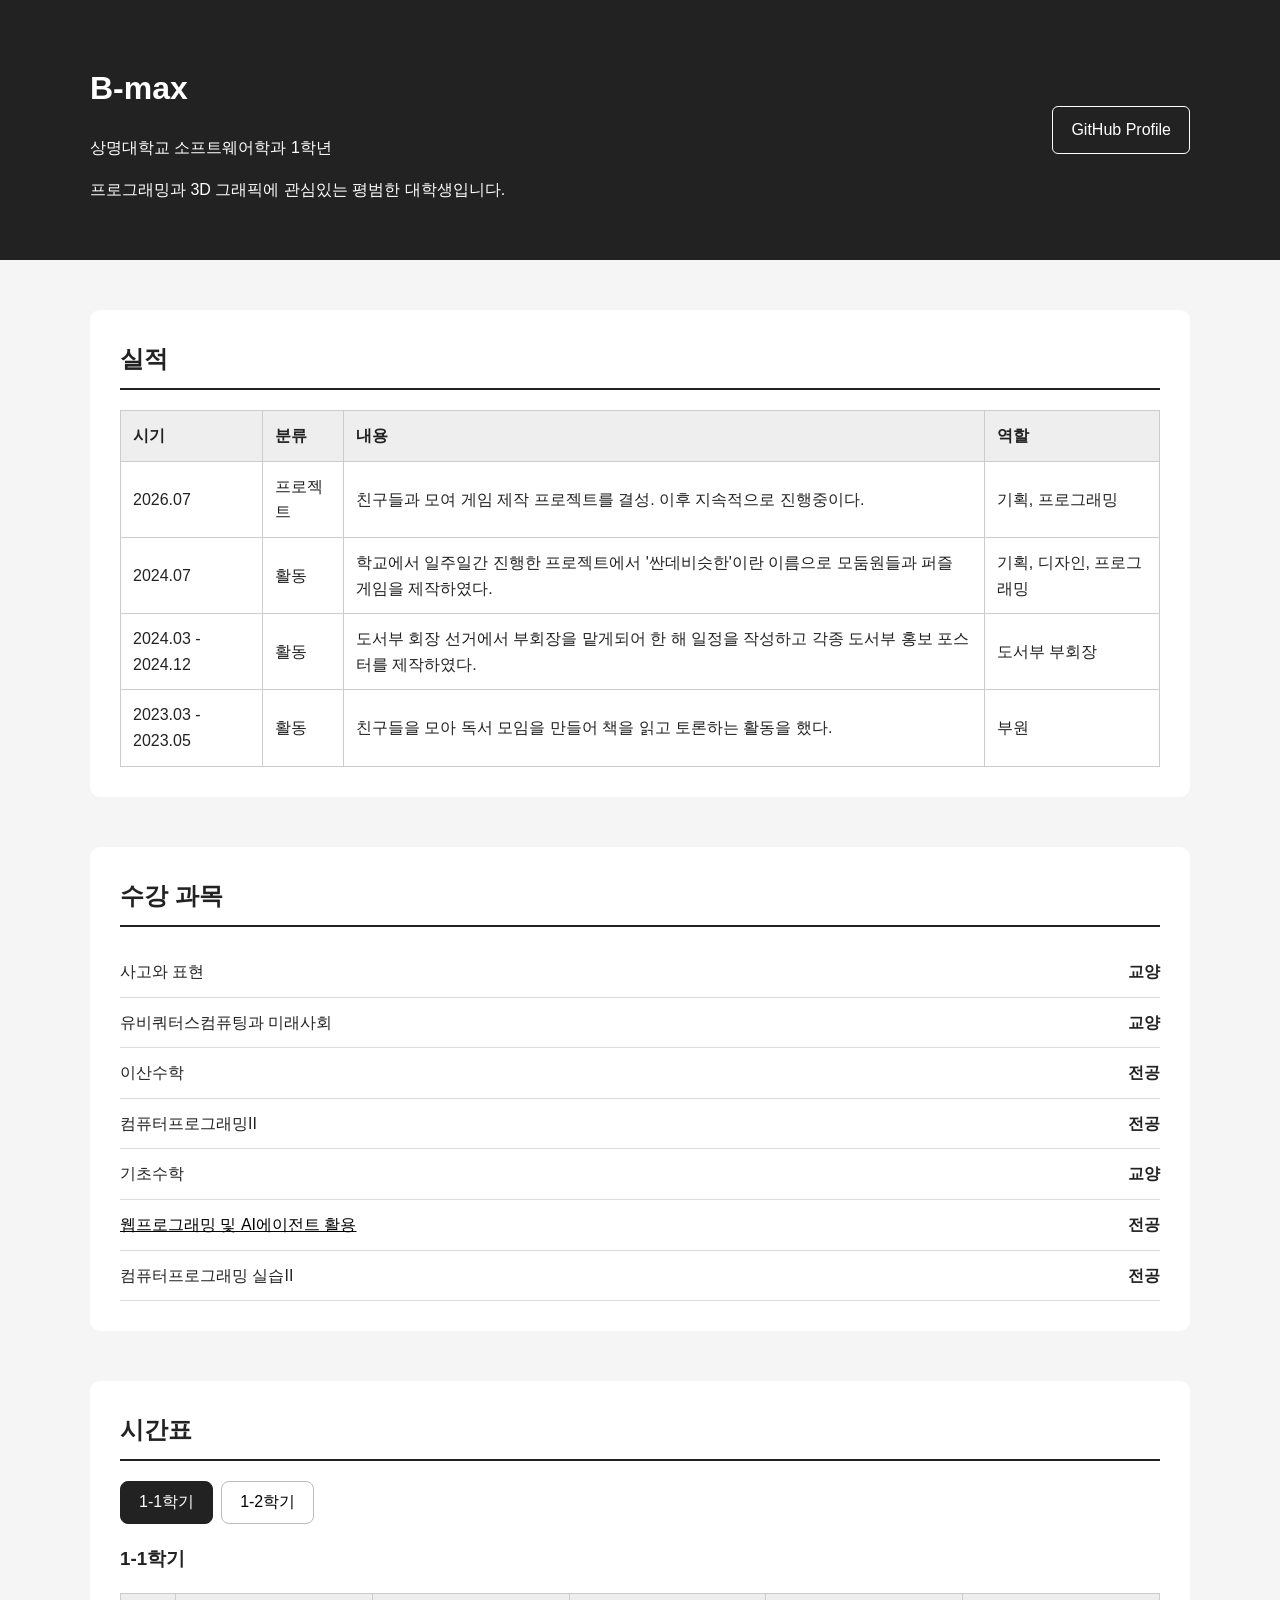
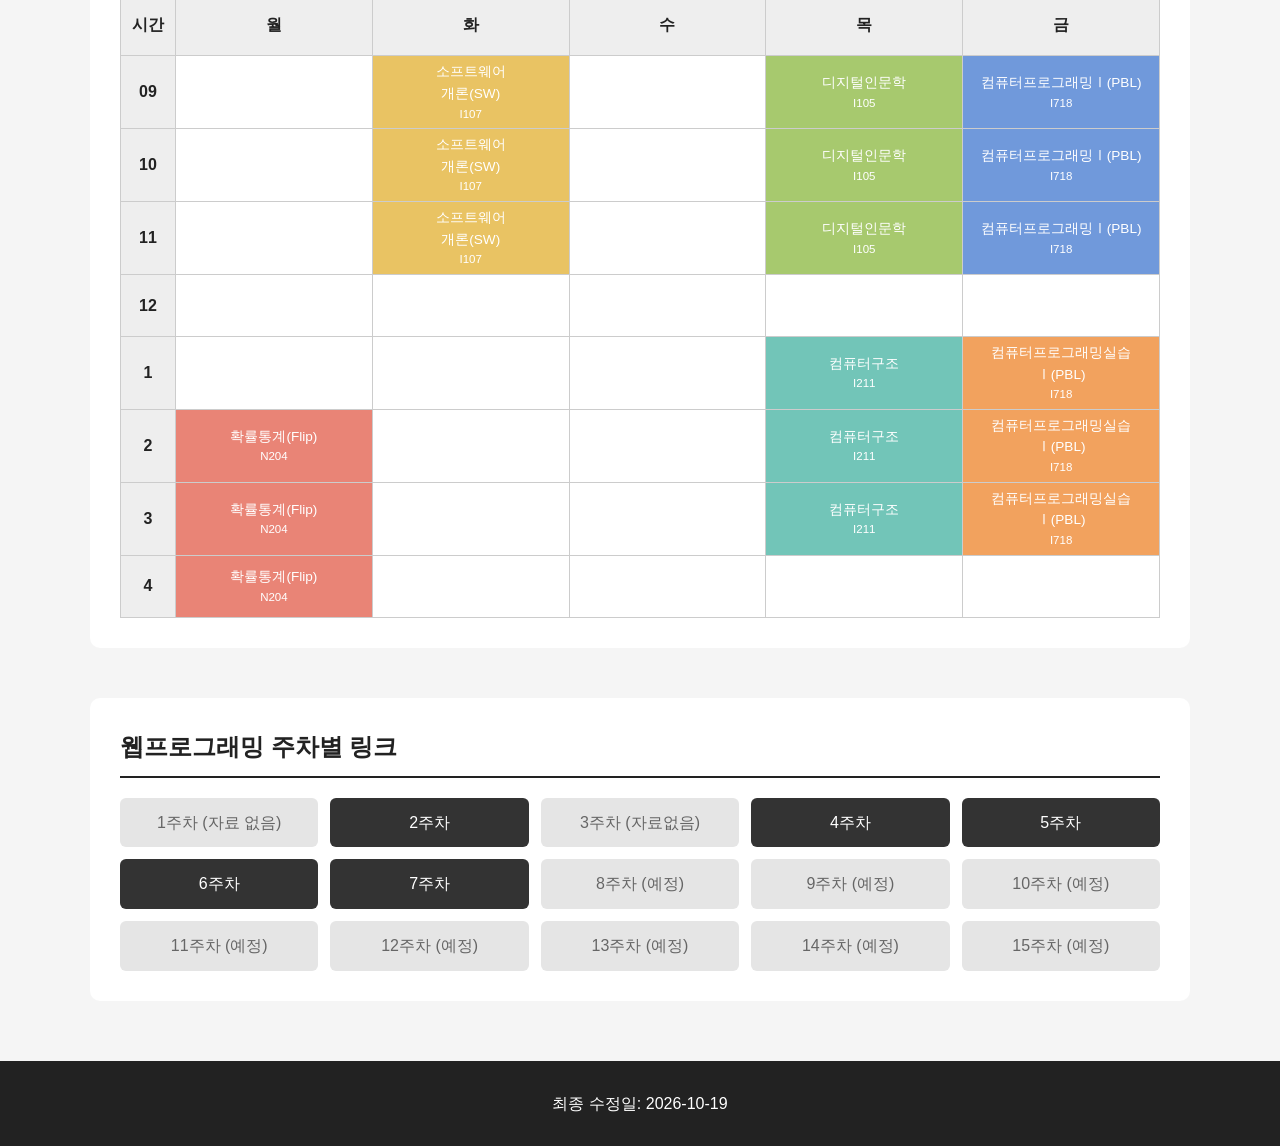
<file: index.html>
<!DOCTYPE html>
<html lang="ko">
<head>
<meta charset="UTF-8">
<meta name="viewport" content="width=device-width, initial-scale=1.0">
<title>개인 이력서</title>
<link rel="stylesheet" href="style.css">
</head>
<body>
<header>
  <div class="container header-content">
    <div>
      <h1>B-max</h1>
      <p>상명대학교 소프트웨어학과 1학년</p>
      <p>프로그래밍과 3D 그래픽에 관심있는 평범한 대학생입니다.</p>
    </div>
    <a class="github-link" href="https://github.com/b-max-cop" target="_blank" rel="noopener noreferrer">GitHub Profile</a>
  </div>
</header>

<main class="container">
<section id="achievements">
<h2>실적</h2>
<table>
<thead><tr><th>시기</th><th>분류</th><th>내용</th><th>역할</th></tr></thead>
<tbody>
<tr><td>2026.07</td><td>프로젝트</td><td>친구들과 모여 게임 제작 프로젝트를 결성. 이후 지속적으로 진행중이다.</td><td>기획, 프로그래밍</td></tr>
<tr><td>2024.07</td><td>활동</td><td>학교에서 일주일간 진행한 프로젝트에서 '싼데비슷한'이란 이름으로 모둠원들과 퍼즐 게임을 제작하였다.</td><td>기획, 디자인, 프로그래밍</td></tr>
<tr><td>2024.03 - 2024.12</td><td>활동</td><td>도서부 회장 선거에서 부회장을 맡게되어 한 해 일정을 작성하고 각종 도서부 홍보 포스터를 제작하였다.</td><td>도서부 부회장</td></tr>
<tr><td>2023.03 - 2023.05</td><td>활동</td><td>친구들을 모아 독서 모임을 만들어 책을 읽고 토론하는 활동을 했다.</td><td>부원</td></tr>
</tbody>
</table>
</section>

<section id="courses">
<h2>수강 과목</h2>
<ul class="course-list">
<li><span>사고와 표현</span><b>교양</b></li>
<li><span>유비쿼터스컴퓨팅과 미래사회</span><b>교양</b></li>
<li><span>이산수학</span><b>전공</b></li>
<li><span>컴퓨터프로그래밍II</span><b>전공</b></li>
<li><span>기초수학</span><b>교양</b></li>
<li><a href="#weekly-practice">웹프로그래밍 및 AI에이전트 활용</a><b>전공</b></li>
<li><span>컴퓨터프로그래밍 실습II</span><b>전공</b></li>
</ul>
</section>

<section id="timetable">
<h2>시간표</h2>
<div class="semester-buttons">
<button class="semester-button active" data-semester="first">1-1학기</button>
<button class="semester-button" data-semester="second">1-2학기</button>
</div>

<div id="schedule-first" class="schedule-panel active">
<h3>1-1학기</h3>
<table class="schedule-table">
<thead><tr><th>시간</th><th>월</th><th>화</th><th>수</th><th>목</th><th>금</th></tr></thead>
<tbody>
<tr><th>09</th><td></td><td class="yellow">소프트웨어<br>개론(SW)<small>I107</small></td><td></td><td class="lime">디지털인문학<small>I105</small></td><td class="blue">컴퓨터프로그래밍Ⅰ(PBL)<small>I718</small></td></tr>
<tr><th>10</th><td></td><td class="yellow">소프트웨어<br>개론(SW)<small>I107</small></td><td></td><td class="lime">디지털인문학<small>I105</small></td><td class="blue">컴퓨터프로그래밍Ⅰ(PBL)<small>I718</small></td></tr>
<tr><th>11</th><td></td><td class="yellow">소프트웨어<br>개론(SW)<small>I107</small></td><td></td><td class="lime">디지털인문학<small>I105</small></td><td class="blue">컴퓨터프로그래밍Ⅰ(PBL)<small>I718</small></td></tr>
<tr><th>12</th><td></td><td></td><td></td><td></td><td></td></tr>
<tr><th>1</th><td></td><td></td><td></td><td class="green">컴퓨터구조<small>I211</small></td><td class="orange">컴퓨터프로그래밍실습Ⅰ(PBL)<small>I718</small></td></tr>
<tr><th>2</th><td class="red">확률통계(Flip)<small>N204</small></td><td></td><td></td><td class="green">컴퓨터구조<small>I211</small></td><td class="orange">컴퓨터프로그래밍실습Ⅰ(PBL)<small>I718</small></td></tr>
<tr><th>3</th><td class="red">확률통계(Flip)<small>N204</small></td><td></td><td></td><td class="green">컴퓨터구조<small>I211</small></td><td class="orange">컴퓨터프로그래밍실습Ⅰ(PBL)<small>I718</small></td></tr>
<tr><th>4</th><td class="red">확률통계(Flip)<small>N204</small></td><td></td><td></td><td></td><td></td></tr>
</tbody>
</table>
</div>

<div id="schedule-second" class="schedule-panel">
<h3>1-2학기</h3>
<table class="schedule-table">
<thead><tr><th>시간</th><th>월</th><th>화</th><th>수</th><th>목</th><th>금</th></tr></thead>
<tbody>
<tr><th>9</th><td></td><td class="yellow">유비쿼터스<br>컴퓨팅과미래사회<small>I310</small></td><td></td><td class="green">컴퓨터프로그래밍Ⅱ(PBL)<small>I718</small></td><td></td></tr>
<tr><th>10</th><td class="red">사고와표현<small>I305</small></td><td class="yellow">유비쿼터스<br>컴퓨팅과미래사회<small>I310</small></td><td></td><td class="green">컴퓨터프로그래밍Ⅱ(PBL)<small>I718</small></td><td></td></tr>
<tr><th>11</th><td class="red">사고와표현<small>I305</small></td><td class="yellow">유비쿼터스<br>컴퓨팅과미래사회<small>I310</small></td><td></td><td class="green">컴퓨터프로그래밍Ⅱ(PBL)<small>I718</small></td><td></td></tr>
<tr><th>12</th><td class="red">사고와표현<small>I305</small></td><td></td><td></td><td class="blue">기초수학<small>I208</small></td><td></td></tr>
<tr><th>1</th><td></td><td class="lime">이산수학<small>I110</small></td><td></td><td class="blue">기초수학<small>I208</small></td><td class="purple">컴퓨터프로그래밍실습Ⅱ(PBL)<small>I718</small></td></tr>
<tr><th>2</th><td></td><td class="lime">이산수학<small>I110</small></td><td></td><td class="blue">기초수학<small>I208</small></td><td class="purple">컴퓨터프로그래밍실습Ⅱ(PBL)<small>I718</small></td></tr>
<tr><th>3</th><td></td><td class="lime">이산수학<small>I110</small></td><td></td><td class="orange">웹프로그래밍 및<br>AI에이전트 활용<small>I109</small></td><td class="purple">컴퓨터프로그래밍실습Ⅱ(PBL)<small>I718</small></td></tr>
<tr><th>4</th><td></td><td></td><td></td><td class="orange">웹프로그래밍 및<br>AI에이전트 활용<small>I109</small></td><td></td></tr>
<tr><th>5</th><td></td><td></td><td></td><td class="orange">웹프로그래밍 및<br>AI에이전트 활용<small>I109</small></td><td></td></tr>
</tbody>
</table>
</div>
</section>

<section id="weekly-practice">
<h2>웹프로그래밍 주차별 링크</h2>
<ol class="week-list">
<li><span>1주차 (자료 없음)</span></li><li><a href="week/DOC01.html">2주차</a></li><li><span>3주차 (자료없음)</span></li>
<li><a href="week/DOC02.html">4주차</a></li><li><a href="week/DOC04.html">5주차</a></li><li><a href="week/DOC04.html">6주차</a></li>
<li><a href="week/DOC05.html">7주차</a></li><li><span>8주차 (예정)</span></li><li><span>9주차 (예정)</span></li>
<li><span>10주차 (예정)</span></li><li><span>11주차 (예정)</span></li><li><span>12주차 (예정)</span></li>
<li><span>13주차 (예정)</span></li><li><span>14주차 (예정)</span></li><li><span>15주차 (예정)</span></li>
</ol>
</section>
</main>

<footer><div class="container">최종 수정일: 2026-10-19</div></footer>
<script src="script.js"></script>
</body>
</html>
</file>
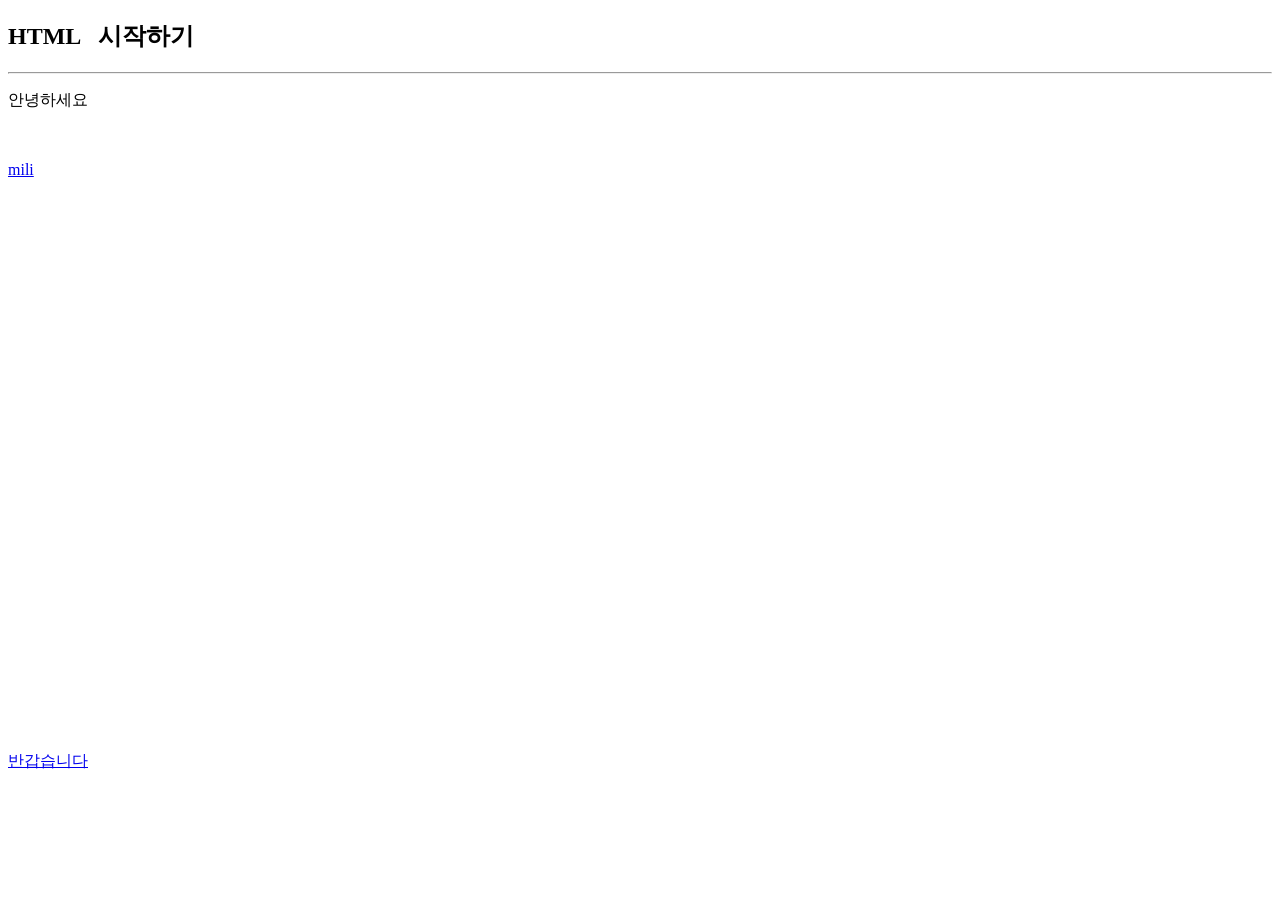
<file: week/DOC01.html>
<!DOCTYPE html>
<html>
    <head>
        <title>이름</title>
        <meta charset="UTF-8">
    </head>
    <body>
        <h2><a id="up">HTML</a> &nbsp; 시작하기 </h2><hr>
        <p>안녕하세요</p><br>
        <p><a href="https://www.youtube.com/@ProjectMili">mili</a></p></p><br><br><br><br><br><br><br><br><br><br><br><br><br><br><br><br><br><br><br><br><br><br><br><br><br><br><br><br><br><br>
        <p><a href="#up">반갑습니다</a></p>
    </body>
</html>
</file>
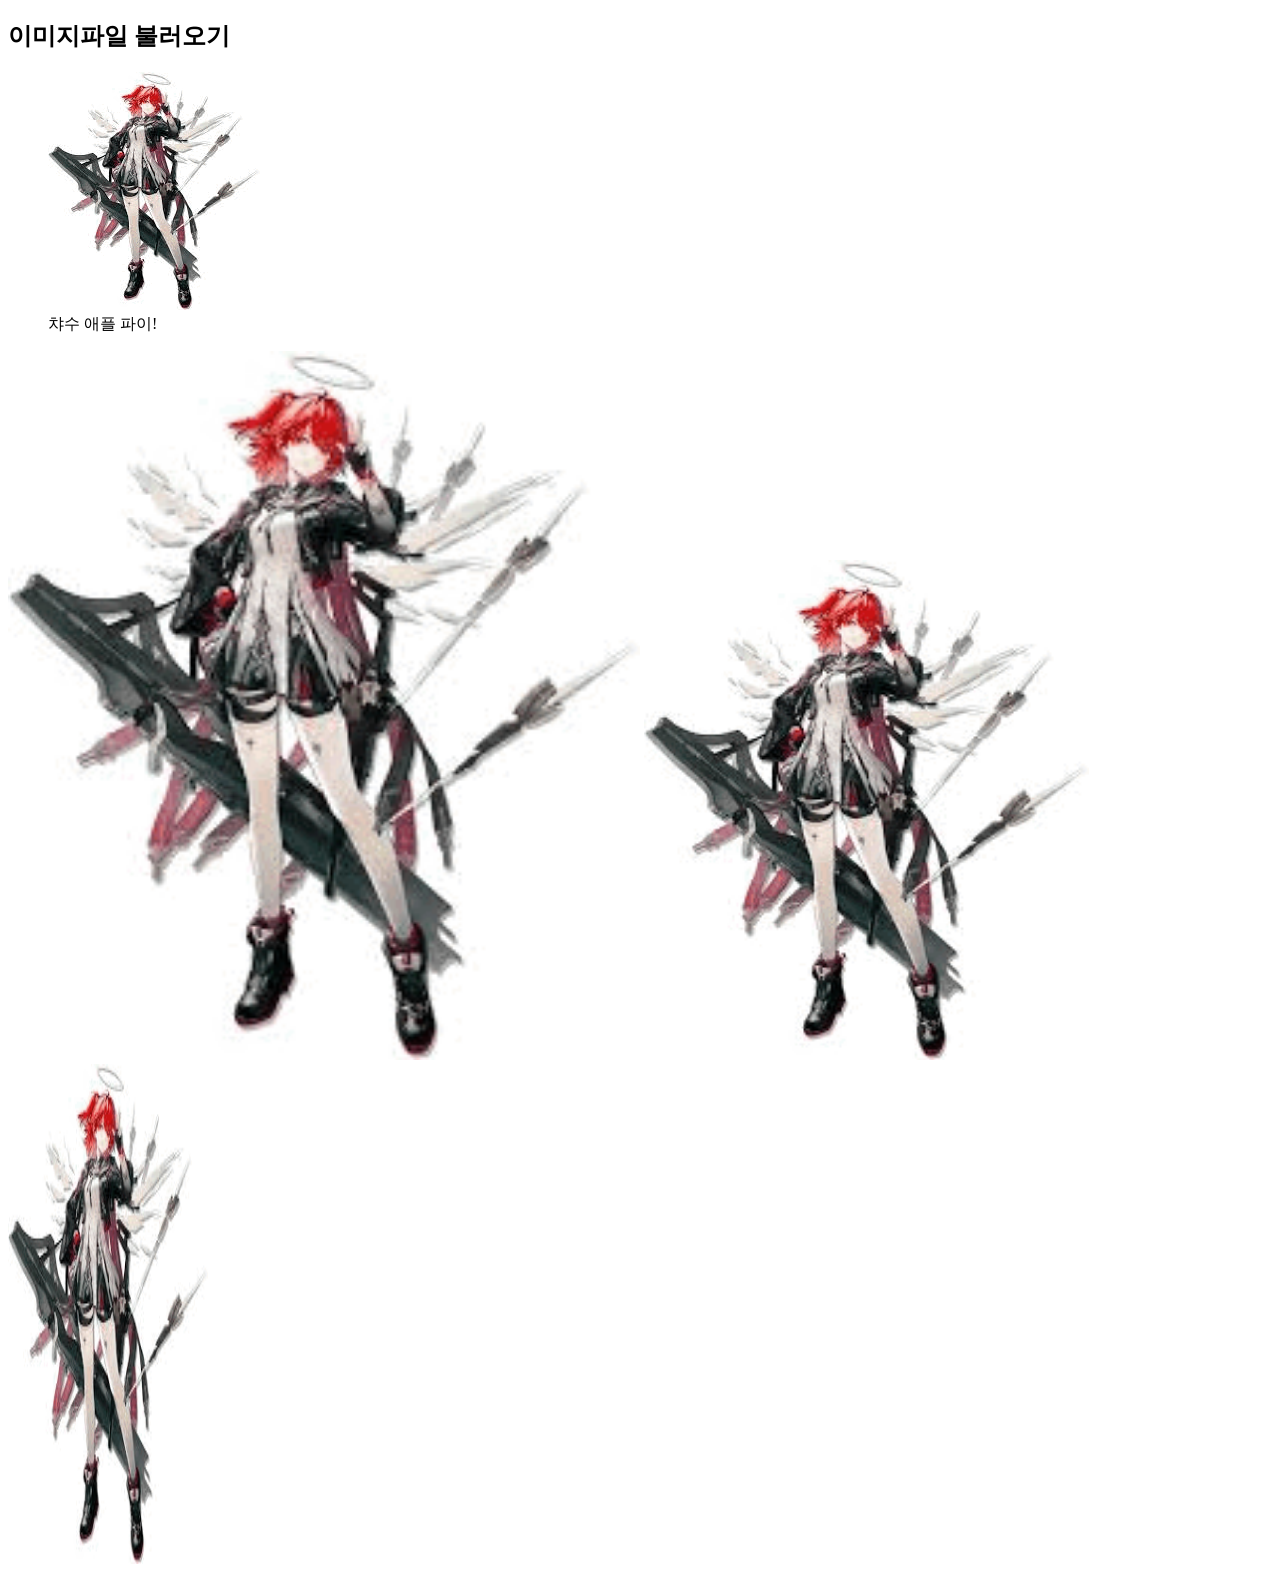
<file: week/DOC02.html>
<!DOCTYPE html>
<html>
    <head>
        <meta charset="UTF-8">
    </head>
    <body>
        <h2>이미지파일 불러오기</h2>
        <figure>
            <img src="image1.gif" alt="사진이 없어졌다해서 가봤어요. 근데 제 사진이 없어진거에요. 보자마자 눈물이 났죠"><br>    
            <figcaption>챠수 애플 파이!</figcaption>
        </figure>

        <img src="image1.gif" width="50%"><!--상대비율-->
        <img src="image1.gif" height="500px"><!--절대비율-->
        <img src="image1.gif" width="200" height="500">
    </body>
</html>
</file>
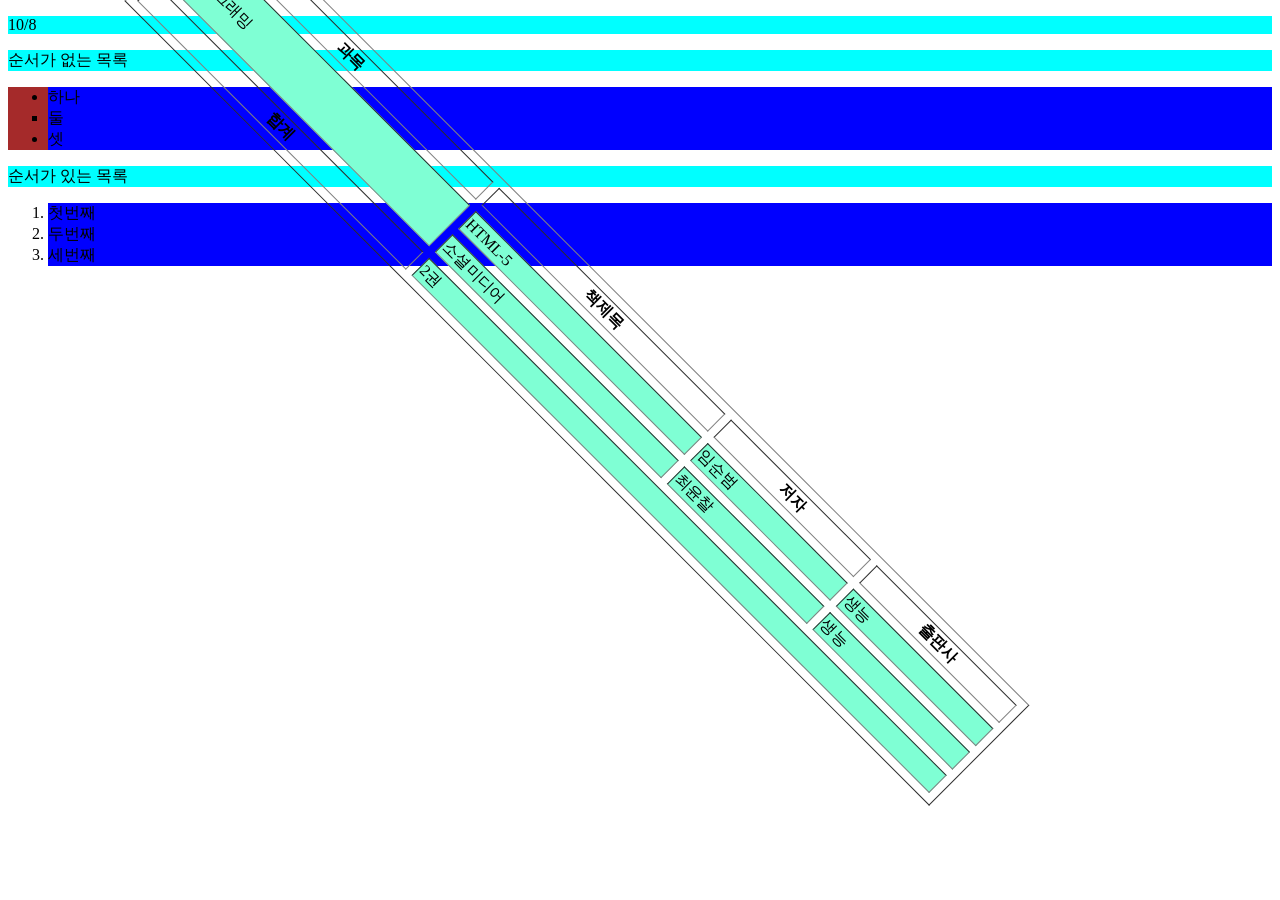
<file: week/DOC04.html>
<!DOCTYPE html>
<html>
    <head>
        <meta charset="UTF-8">
        <style type="text/css"> /*외부면 링크*/
            ul {list-style-position: outside;}/*앞으로 한칸*/
            li.usa {list-style-image: circle;}
            li.korea {list-style-type: square}
            #book {width:90%;min-width: 600px; border-spacing: 8px;
            transform: rotate(45deg);}
            p {background-color: aqua;}
            p:hover{background-color: yellow; transition: background-color 8s;}
            ul {background-color: brown;}
            li {background-color: blue;}
            td {background-color: aquamarine;}
        </style>
    </head>
    <body>
        <p>10/8</p>
        <p>순서가 없는 목록</p>
        <ul>
            <li class="usa">하나</li>
            <li class="korea">둘</li>
            <li class="usa">셋</li>
        </ul>
        <p>순서가 있는 목록</p>
        <ol>
            <li>첫번째</li>
            <li>두번째</li>
            <li>세번째</li>
        </ol>

        <table border="1" id="book"> <!--표, border 선굴기-->
            <tr><!--첫줄-->
                <th>과목</th>
                <th>책제목</th>
                <th>저자</th>
                <th>출판사</th>
            </tr>
            <tr> 
                <td rowspan="2">웹프로그래밍</td>
                <td>HTML-5</td>
                <td>임순범</td>
                <td>생능</td>
            </tr>
            <tr>
                <td>소셜미디어</td>
                <td>최윤찰</td>
                <td>생능</td>
            </tr>
            <tr>
                <th>합계</th>
                <td colspan="3">2권</td>
            </tr>
        </table>
    </body>
</html>
</file>
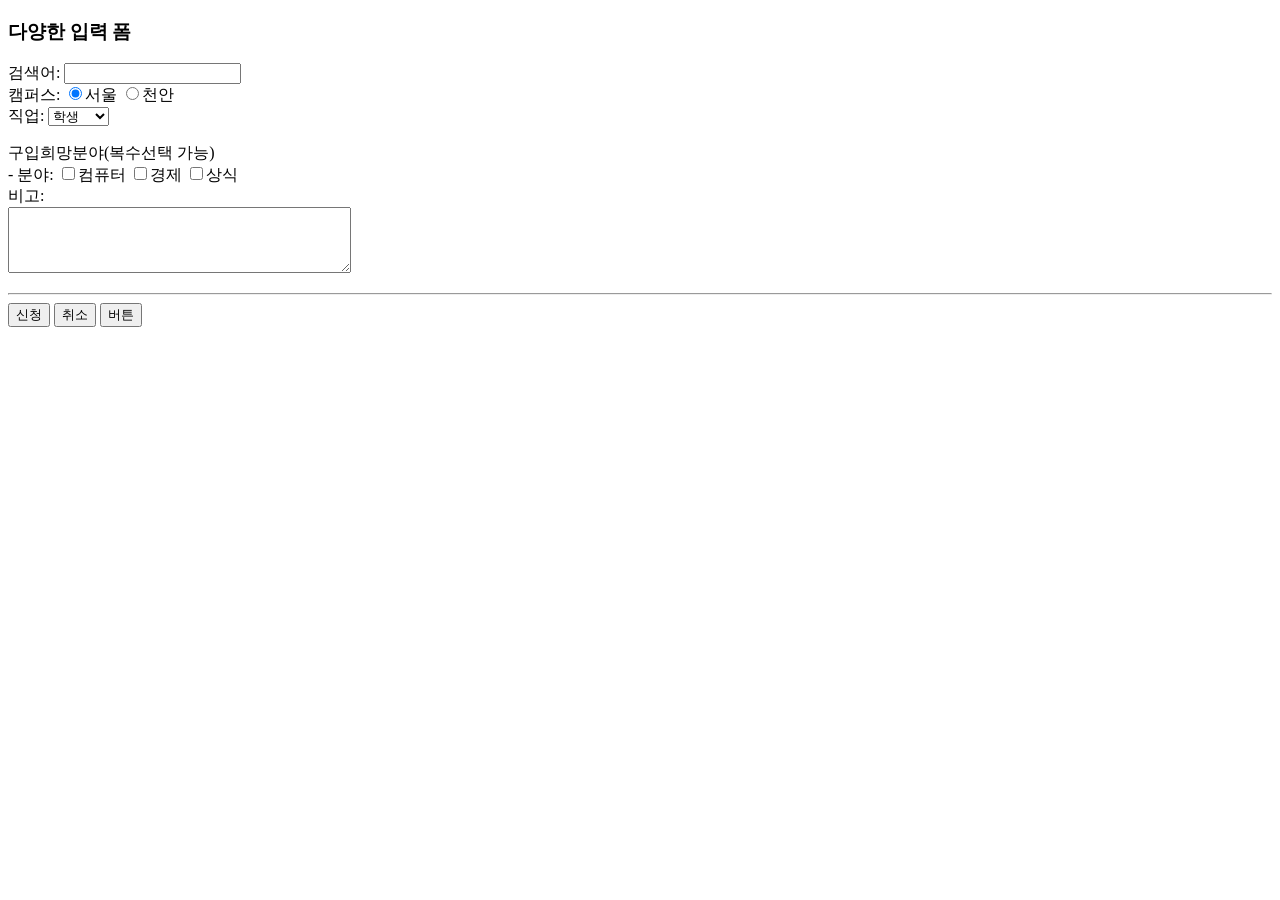
<file: week/DOC05.html>
<!DOCTYPE html>
<head>
    <meta charset="UTF-8">
</head>
<body>
    <h3>다양한 입력 폼</h3>
   <form method="get" action="https://lib.smu.ac.kr/search/">
      검색어: <input type="text" name="q" value=""/> <br>
      캠퍼스: <input type="radio" name="campuscode" value="00" checked/>서울
               <input type="radio" name="campuscode" value="01"/>천안<br>
      직업: <select name="job"  size="1">
                  <option>학생</option> <option>회사원</option>
                  <option>공무원</option> <option>기타</option>
               </select>

   <p> 구입희망분야(복수선택 가능)<br>
    - 분야: <input type="checkbox" name="books" value="computer"/>컴퓨터
               <input type="checkbox" name="books" value="economy"/>경제
               <input type="checkbox" name="books" value="common"/>상식<br>
      비고: <br>
              <textarea name="comments" rows="4" cols="40"></textarea>
    </p> <hr>
           <input type="submit" value="신청"/>
           <input type="reset" value="취소"/>
           <input type="button" value="버튼" onclick="alert('버튼 클릭')"/>
   </form>
</body>
</file>
<file: style.css>
*{box-sizing:border-box}body{margin:0;font-family:Arial,"Noto Sans KR",sans-serif;line-height:1.6;color:#222;background:#f5f5f5}
.container{width:min(1100px,calc(100% - 40px));margin:auto}

header{background:#222;color:white}
.header-content{min-height:260px;display:flex;align-items:center;justify-content:space-between;gap:40px}.profile h1{margin:0 0 8px;font-size:2.2rem}
.profile p{margin:6px 0}
.github-link {padding: 10px 18px;border: 1px solid white;border-radius: 6px;text-decoration: none;color: white;}
.github-link:visited {color: white;}
.github-link:hover,.github-link:focus {background-color: white;color: #222;text-decoration: none;}

section{margin:50px 0;padding:30px;background:white;border-radius:10px}

h2{margin-top:0;border-bottom:2px solid #222;padding-bottom:10px}

table{width:100%;border-collapse:collapse}

th,td{padding:12px;border:1px solid #ccc;text-align:left}

th{background:#eee}.course-list{margin:0;padding:0;list-style:none}

.course-list li{display:flex;justify-content:space-between;padding:12px 0;border-bottom:1px solid #ddd}
.course-list a{text-decoration:underline; color:black}

.semester-buttons{display:flex;gap:8px;margin-bottom:20px}
.semester-button{padding:10px 18px;border:1px solid #bbb;border-radius:8px;background:white;font-size:1rem;cursor:pointer}
.semester-button.active{background:#222;color:white;border-color:#222}

.schedule-panel{display:none}.schedule-panel.active{display:block}
.schedule-table{table-layout:fixed;min-width:720px}
.schedule-table th,.schedule-table td{height:62px;padding:5px;text-align:center;vertical-align:middle}
.schedule-table th:first-child{width:55px}
.schedule-table td{font-size:.85rem}
.schedule-table small{display:block;font-size:.72rem}

.red{background:#e98476;color:white}
.yellow{background:#e9c363;color:white}
.green{background:#72c5b8;color:white}
.blue{background:#7099db;color:white}
.lime{background:#a7c96e;color:white}
.purple{background:#9778d8;color:white}
.orange{background:#f2a25e;color:white}

.week-list{display:grid;grid-template-columns:repeat(5,1fr);gap:12px;margin:0;padding:0;list-style:none}
.week-list a,.week-list span{display:block;padding:12px;text-align:center;border-radius:6px}
.week-list a{color:white;background:#333;text-decoration:none}
.week-list span{color:#666;background:#e5e5e5}

footer{margin-top:60px;padding:30px 0;background:#222;color:white;text-align:center}
@media(max-width:700px){.header-content{padding:40px 0;flex-direction:column;align-items:flex-start}
.week-list{grid-template-columns:repeat(2,1fr)}
section{padding:20px}}
</file>
